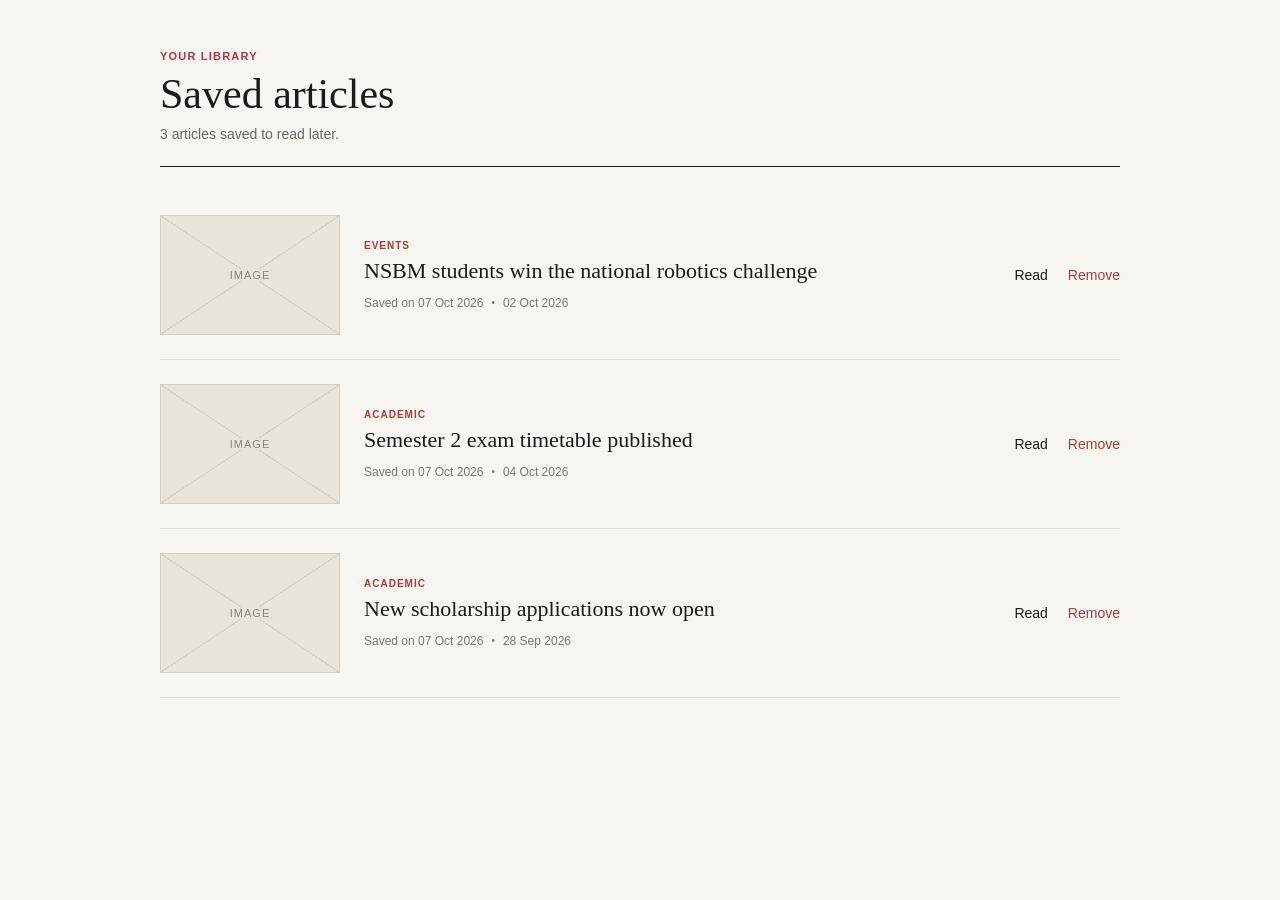
<file: articles.html>
<!DOCTYPE html>
<html lang="en">
<head>
    <meta charset="UTF-8">
    <meta name="viewport" content="width=device-width, initial-scale=1.0">
    <title>Saved Articles</title>
    <link rel="stylesheet" href="articlesstyle.css">
</head>
<body>
    <div class="container">
        <!--Header Section-->
        <header class="library-header">
            <span class="library">YOUR LIBRARY</span>
            <h1>Saved articles</h1>
            <p class="subtitle">3 articles saved to read later.</p>
        </header>
        <!--Articles List-->
        <main class="article-list">
            
            <!--Article Item 1-->
            <article class="article-card">
                <div class="image-placeholder">
                    <span>IMAGE</span>
                </div>
                <div class="article-content">
                    <span class="category">EVENTS</span>
                    <h2>NSBM students win the national robotics challenge</h2>
                    <div class="article-meta">
                        <span>Saved on 07 Oct 2026</span>
                        <span class="dot">&bull;</span>
                        <span>02 Oct 2026</span>
                    </div>
                </div>
                <div class="article-actions">
                    <a href="#" class="btn-read">Read</a>
                    <a href="#" class="btn-remove">Remove</a>
                </div>
            </article>
            <!--Article Item 2-->
            <article class="article-card">
                <div class="image-placeholder">
                    <span>IMAGE</span>
                </div>
                <div class="article-content">
                    <span class="category">ACADEMIC</span>
                    <h2>Semester 2 exam timetable published</h2>
                    <div class="article-meta">
                        <span>Saved on 07 Oct 2026</span>
                        <span class="dot">&bull;</span>
                        <span>04 Oct 2026</span>
                    </div>
                </div>
                <div class="article-actions">
                    <a href="#" class="btn-read">Read</a>
                    <a href="#" class="btn-remove">Remove</a>
                </div>
            </article>
            <!--Article Item 3-->
            <article class="article-card">
                <div class="image-placeholder">
                    <span>IMAGE</span>
                </div>
                <div class="article-content">
                    <span class="category">ACADEMIC</span>
                    <h2>New scholarship applications now open</h2>
                    <div class="article-meta">
                        <span>Saved on 07 Oct 2026</span>
                        <span class="dot">&bull;</span>
                        <span>28 Sep 2026</span>
                    </div>
                </div>
                <div class="article-actions">
                    <a href="#" class="btn-read">Read</a>
                    <a href="#" class="btn-remove">Remove</a>
                </div>
            </article>
        </main>
    </div>
</body>
</html>
</file>
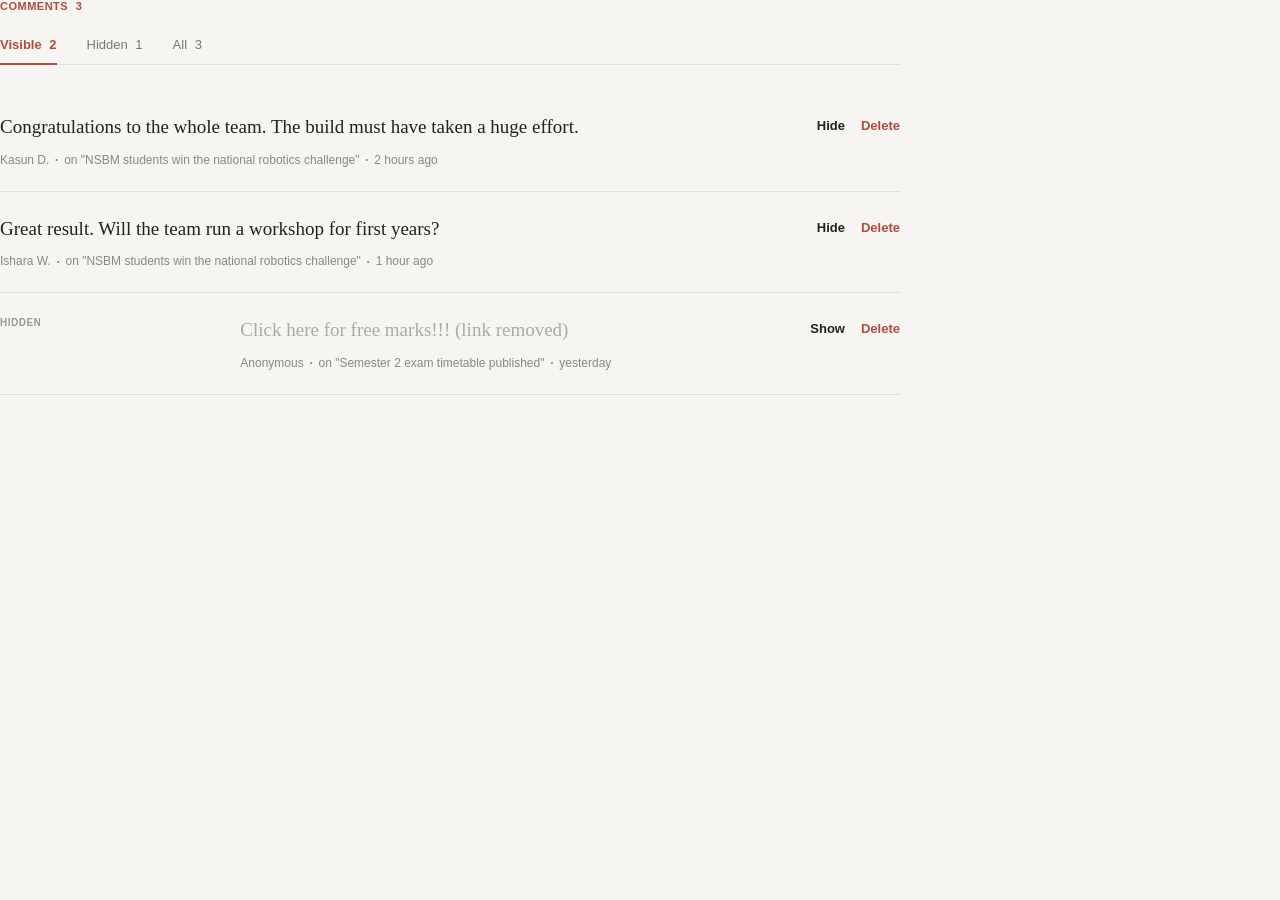
<file: comments1.html>
<!DOCTYPE html>
<html lang="en">
<head>
    <meta charset="UTF-8">
    <meta name="viewport" content="width=device-width, initial-scale=1.0">
    <title>Comments</title>
    <link rel="stylesheet" href="comments1.css">
</head>
<body>
    <div class="container_1">
        <!--Header Section-->
        <header class="header">
            <div class="header-top">
                <span class="title">COMMENTS <span class="count">3</span></span>
            </div>
            <nav class="tabs">
                <button class="tab active">Visible <span>2</span></button>
                <button class="tab">Hidden <span>1</span></button>
                <button class="tab">All <span>3</span></button>
            </nav>
        </header>
        <!--Comments List-->
        <div class="comments-list">
            <div class="comment-item">
                <div class="comment-content">
                    <p class="comment-text">Congratulations to the whole team. The build must have taken a huge effort.</p>
                    <div class="comment-meta">
                        <span class="author">Kasun D.</span>
                        <span class="dot">•</span>
                        <span class="article">on "NSBM students win the national robotics challenge"</span>
                        <span class="dot">•</span>
                        <span class="time">2 hours ago</span>
                    </div>
                </div>
                <div class="comment-actions">
                    <button class="action-btn">Hide</button>
                    <button class="action-btn delete">Delete</button>
                </div>
            </div>
            <div class="comment-item">
                <div class="comment-content">
                    <p class="comment-text">Great result. Will the team run a workshop for first years?</p>
                    <div class="comment-meta">
                        <span class="author">Ishara W.</span>
                        <span class="dot">•</span>
                        <span class="article">on "NSBM students win the national robotics challenge"</span>
                        <span class="dot">•</span>
                        <span class="time">1 hour ago</span>
                    </div>
                </div>
                <div class="comment-actions">
                    <button class="action-btn">Hide</button>
                    <button class="action-btn delete">Delete</button>
                </div>
            </div>
            <!-- Comment 3 (Hidden) -->
            <div class="comment-item hidden-comment">
                <div class="badge">HIDDEN</div>
                <div class="comment-content">
                    <p class="comment-text muted">Click here for free marks!!! (link removed)</p>
                    <div class="comment-meta">
                        <span class="author">Anonymous</span>
                        <span class="dot">•</span>
                        <span class="article">on "Semester 2 exam timetable published"</span>
                        <span class="dot">•</span>
                        <span class="time">yesterday</span>
                    </div>
                </div>
                <div class="comment-actions">
                    <button class="action-btn">Show</button>
                    <button class="action-btn delete">Delete</button>
                </div>
            </div>
        </div>
    </div>
</body>
</html>
</file>
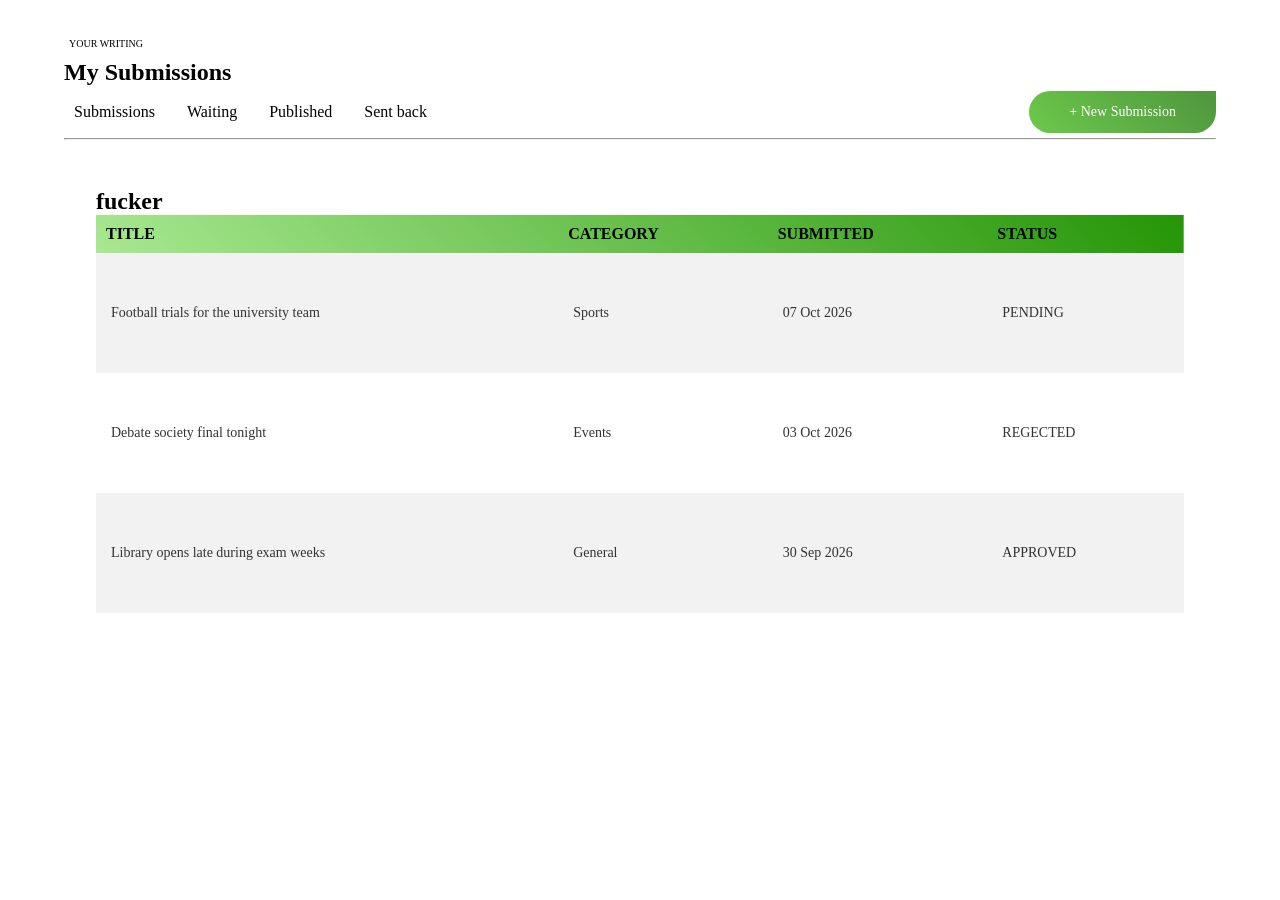
<file: submition.html>
<html>
    <head>
        <link rel="stylesheet" href="sumbmition.css">
        <title>My Submissions</title>
    </head>
    <body>
        
        
        <div class="hero">
            <br>
            <p id="p1"> YOUR WRITING</p>
            <h2>My Submissions</h2>
            <nav>

                    <ul>
                    <li>Submissions &nbsp;      </li>
                    <li>Waiting &nbsp;     </li>
                    <li>Published &nbsp;     </li>
                    <li>Sent back&nbsp;</li>

                    </ul>
                    <div>
                    <a href="#" class="btn" >+ New Submission</a>
                    </div>
                    
            </nav> 
            <hr>
             <main>
            <div class="data">
                <h2>fucker</h2>
                <div class="table--contener">
                    <table>
                        <thead>
                            <tr>
                                <th>TITLE</th>
                                <th>CATEGORY</th>
                                <th>SUBMITTED</th>
                                <th>STATUS</th>
                            </tr>
                            <tbody>
                                <tr>
                                    <td>
                                        Football trials for the university team
                                    </td>
                                    <td>
                                        Sports
                                    </td>
                                    <td>
                                        07 Oct 2026
                                    </td>
                                    <td>
                                        PENDING
                                    </td>
                                </tr>
                                <tr>
                                    
                                    <td>Debate society final tonight</td>
                                    <td>Events</td>
                                    <td>03 Oct 2026</td>
                                    <td>REGECTED</td>
                                </tr>
                                <tr>
                                    <td>Library opens late during exam weeks</td>
                                    <td>General</td>
                                    <td>30 Sep 2026</td>
                                    <td>APPROVED</td>
                                </tr>
                            </tbody>
                            
                        </thead>
                    </table>
                </div>

            </div>
            

        </main>
        <footer>

        </footer>
        </div>

            
        
        
     

       
    </body>
</html>
</file>
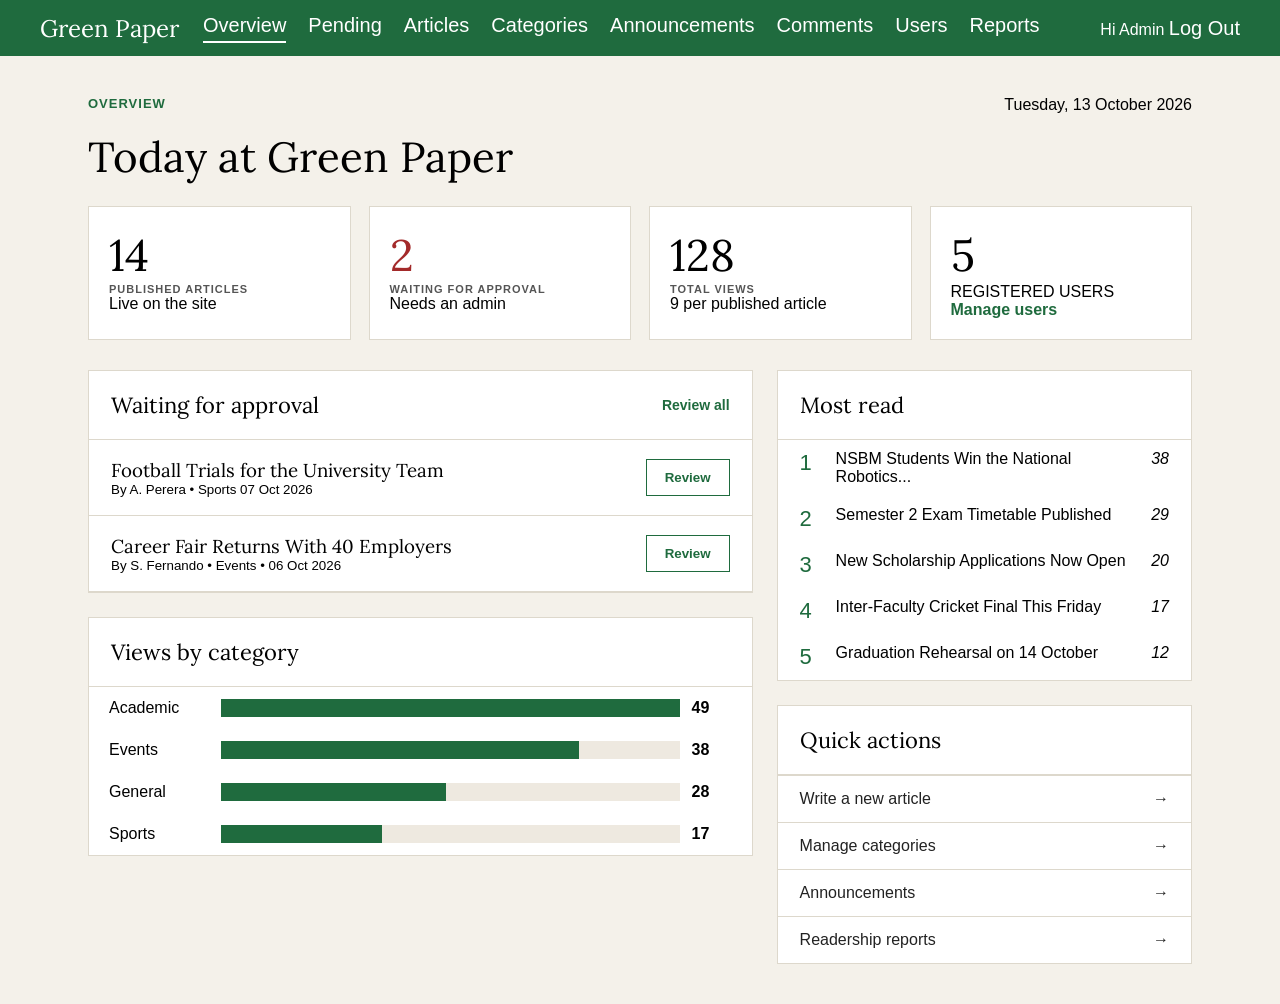
<file: today.html>
<html>
    <head>
        <meta charset="UTF-8">
        <meta name="viewport" content="width=device-width, initial-scale=1">
        <title>Green Paper Admin</title>
        <link href="https://fonts.googleapis.com/css2?family=Lora&display=swap" rel="stylesheet">
        <style>
            :root{
                --green:#1f6b3e;
                --bg:#f4f1ea;
                --card:#fff;
                --line:#ddd8cc;
                --red:#a32a2a;
            }
            *{
                box-sizing: border-box;
                margin: 0;
                padding: 0;
            
            }
            body{
                background: var(--bg);
                font-family: Arial;

            }
            h1,h2,h3{
                font-family: 'Lora',serif;
                font-weight: 400;
            }
            .topbar{
                background: var(--green);
                color: #fff;
                display: flex;
                align-items: center;
                gap: 24px;
                padding: 0 40px;
                height: 56px;
            }
            .topbar nav{
                display: flex;
                gap: 22px ;
            }
            .topbar a{
                color: #fff;
                text-decoration: none;
                font-size: 20px;
            }
            .topbar a.active{
                border-bottom: 2px solid #fff;
                padding-bottom: 4px;
            }
            .user{
                margin-left: auto;
            }
            .container{
                max-width: 1152px;
                margin: 0 auto;
                padding: 40px 24px;
            }
            .eyebrow{
                color: var(--green);
                font-size: 13px;
                font-weight: bold;
                letter-spacing: 1px;
            }
            .eyebrow-row{
                display: flex;
                justify-content: space-between;
            }
            h1{
                font-size: 42px;
                margin: 16px 0 22px;
            }
            .stats{
                display: grid;
                grid-template-columns: repeat(4,1fr);
                gap: 18px;
                margin-bottom: 30px;
            }
            .stat{
                background: var(--card);
                border: 1px solid var(--line);
                padding: 20px;
            }
            .num{
                font-family: 'Lora',serif;
                font-size: 44px;
            }
            .label{
                font-size: 11px;
                letter-spacing: 1px;
                color: #555;
                font-weight: bold;
            }
            .card-head h2{
                font-size: 22px;
            }
            .card-head a{
                color: var(--green);
                font-weight: bold;
                font-size: 14px;
                text-decoration: none;
            }
            .layout{
                display: grid;
                grid-template-columns: 1.6fr 1fr;
                gap: 24px;
                align-items: start;
            }
            .col-left,.col-right{
                display: flex;
                flex-direction: column;
                gap: 24px;
            }
            .card{
                background: var(--card);
                border: 1px solid var(--line);


            }
            .card-head{
                display: flex;
                justify-content: space-between;
                align-items: center;
                padding: 20px 22px;
                border-bottom: 1px solid var(--line);
            }
            .row{
                border-bottom: 1px solid var(--line);
                display: flex;
                justify-content: space-between;
                align-items: center;
                padding: 18px 22px;
                
            }
            .btn{
                cursor: pointer;
                border: 1px solid var(--green);
                color: var(--green);
                background: #fff;
                padding: 10px 18px;
                font-weight: bold;

            }
            .bar-row{
                display: grid;
                grid-template-columns:100px 1fr 40px;
                gap: 12px;
                padding: 12px 20px;
            }
            .track{
                background: #eee9e0;
                height: 18px;

            }
            .fill{
                background: var(--green);
                height: 100%;
            }
            .read{
                list-style: none;

            }
            .read li{
                display: grid;
                grid-template-columns: 36px 1fr auto;
                padding: 10px 22px;
            }
            .rank{
                color: var(--green);
                font-size: 22px;
            }
            .action{
                list-style: none;
            }
            .action a{
                display: flex;
                justify-content: space-between;
                padding: 14px 22px;
                border-top: 1px solid var(--line);
                text-decoration: none;
                color: #222;
            }
            .num.warn{
                color: var(--red);
            }
            .stat a{
                color: var(--green);
                font-weight: bold;
                text-decoration: none;
            }
            .btn:hover{
                background: var(--green);
                color: #fff;
            }
            @media(max-width:900px){
                .stats{
                    grid-template-columns: repeat(2,1fr);
                }
                .layout{
                    grid-template-columns: 1fr;

                }
            }

        </style>

    </head>
    <body>
        <header class="topbar">
            <h2 class="logo">Green Paper</h2>
            <nav>
                <a class="active" href="#">Overview</a>
                <a  href="#">Pending</a>
                <a  href="#">Articles</a>
                <a  href="#">Categories</a>
                <a  href="#">Announcements</a>
                <a  href="#">Comments</a>
                <a  href="#">Users</a>
                <a  href="#">Reports</a>
            </nav>
            <div class="user">Hi Admin <a href="#">Log Out</a></div>
        </header>
        <main class="container">
            <div class="eyebrow-row">
                <span class="eyebrow">OVERVIEW</span>
                <span class="date">Tuesday, 13 October 2026</span>
            </div>
            <h1>Today at Green Paper</h1>

            <section class="stats">
                <div class="stat">
                    <div class="num">14</div>
                    <div class="label">PUBLISHED ARTICLES</div>
                    <p>Live on the site</p>
                </div>
                <div class="stat">
                    <div class="num warn">2</div>
                    <div class="label">WAITING FOR APPROVAL</div>
                    <p>Needs an admin</p>
                </div>
                <div class="stat">
                    <div class="num">128</div>
                    <div class="label">TOTAL VIEWS</div>
                    <p>9 per published article</p>
                </div>
                <div class="stat">
                    <div class="num">5</div>
                    <div class="lable">REGISTERED USERS</div>
                    <p><a href="#">Manage users</a></p>
                </div>

                

            </section>
            <div class="layout">
                <div class="col-left">
                    <section class="card">
                        <div class="card-head"><h2>Waiting for approval</h2><a href="#">Review all</a></div>
                        
                       
                        <div class="row">
                            <div><h3>Football Trials for the University Team</h3>
                                <small>By A. Perera • Sports 07 Oct 2026</small>
                            </div>
                            <button class="btn">Review</button>

                        </div>
                        <div class="row">
                            <div><h3>Career Fair Returns With 40 Employers</h3>
                                <small>By S. Fernando • Events • 06 Oct 2026</small>
                            </div>
                            <button class="btn">Review</button>

                        </div>
                    </section>

                    <section class="card">
                        <div class="card-head"><h2>Views by category</h2></div>
                        <div class="bar-row">
                            <span>Academic</span>
                            <div class="track"><div class="fill" style="width: 100%;"></div></div>
                            <b>49</b>
                        </div>
                        <div class="bar-row">
                            <span>Events</span>
                            <div class="track"><div class="fill" style="width: 78%;"></div></div>
                            <b>38</b>
                        </div>
                        <div class="bar-row">
                            <span>General</span>
                            <div class="track"><div class="fill" style="width: 49%;"></div></div>
                            <b>28</b>
                        </div>
                        <div class="bar-row">
                            <span>Sports</span>
                            <div class="track"><div class="fill" style="width: 35%;"></div></div>
                            <b>17</b>
                        </div>
                    </section>
                    
                </div>


                <div class="col-right"><section class="card">
                        <div class="card-head"><h2>Most read</h2></div>
                        <ol class="read">
                            <li><span class="rank">1</span><span>NSBM Students Win the National Robotics...</span><em>38</em></li>
                            <li><span class="rank">2</span><span>Semester 2 Exam Timetable Published</span><em>29</em></li>
                            <li><span class="rank">3</span><span>New Scholarship Applications Now Open</span><em>20</em></li>
                            <li><span class="rank">4</span><span>Inter-Faculty Cricket Final This Friday</span><em>17</em></li>
                            <li><span class="rank">5</span><span>Graduation Rehearsal on 14 October</span><em>12</em></li>

                        </ol>
                    </section>
                    <section class="card">
                        <div class="card-head"><h2>Quick actions</h2></div>
                        <ul class="action">
                            <li><a href="#">Write a new article<span>→</span></a></li>
                            <li><a href="#">Manage categories<span>→</span></a></li>
                            <li><a href="#">Announcements<span>→</span></a></li>
                            <li><a href="#">Readership reports<span>→</span></a></li>


                        </ul>
                    </section></div>

            </div>
        

        </main>
        
    </body>
</html>
</file>
<file: articlesstyle.css>
* {
    box-sizing: border-box;
    margin: 0;
    padding: 0;
}
body {
    background-color: #f7f5ef; /* Warm off-white background */
    color: #2c2c2c;
    font-family: -apple-system, BlinkMacSystemFont, "Segoe UI", Roboto, Helvetica, Arial, sans-serif;
    padding: 50px 20px;
    display: flex;
    justify-content: center;
}

.container {
    width: 100%;
    max-width: 960px;
}
/* Header Styles */
.library-header {
    margin-bottom: 24px;
    border-bottom: 1px solid #1a1a1a;
    padding-bottom: 24px;
}

.library {
    font-size: 11px;
    font-weight: 700;
    letter-spacing: 1.2px;
    color: #b33939; /* Muted red accent */
    text-transform: uppercase;
    display: block;
    margin-bottom: 8px;
}

.library-header h1 {
    font-family: Georgia, serif;
    font-size: 42px;
    font-weight: normal;
    color: #1a1a1a;
    margin-bottom: 8px;
}

.subtitle {
    font-size: 14px;
    color: #666;
}
/* Article List & Cards */
.article-list {
    display: flex;
    flex-direction: column;
}

.article-card {
    display: flex;
    align-items: center;
    padding: 24px 0;
    border-bottom: 1px solid #e2ded4;
    gap: 24px;
}
/* Image Placeholder Box with Diagonal Cross Lines */
.image-placeholder {
    width: 180px;
    height: 120px;
    background-color: #e8e4db;
    border: 1px solid #d4cfc4;
    display: flex;
    align-items: center;
    justify-content: center;
    flex-shrink: 0;
    position: relative;
    color: #8c8577;
    font-size: 11px;
    letter-spacing: 1px;
    background-image: 
        linear-gradient(to top right, transparent calc(50% - 0.5px), #d4cfc4 calc(50% - 0.5px), #d4cfc4 calc(50% + 0.5px), transparent calc(50% + 0.5px)),
        linear-gradient(to bottom right, transparent calc(50% - 0.5px), #d4cfc4 calc(50% - 0.5px), #d4cfc4 calc(50% + 0.5px), transparent calc(50% + 0.5px));
}

.image-placeholder span {
    z-index: 1;
    background-color: #e8e4db;
    padding: 0 6px;
}
/* Content Area */
.article-content {
    flex-grow: 1;
}

.category {
    font-size: 10px;
    font-weight: 700;
    letter-spacing: 1px;
    color: #b33939;
    text-transform: uppercase;
    display: block;
    margin-bottom: 6px;
}

.article-content h2 {
    font-family: Georgia, serif;
    font-size: 22px;
    font-weight: normal;
    color: #1a1a1a;
    margin-bottom: 10px;
    line-height: 1.3;
}

.article-meta {
    font-size: 12px;
    color: #777;
    display: flex;
    align-items: center;
    gap: 8px;
}

.dot {
    font-size: 10px;
}
/* Action Links (Read / Remove) */
.article-actions {
    display: flex;
    gap: 20px;
    font-size: 14px;
    font-weight: 500;
    flex-shrink: 0;
}

.btn-read {
    color: #1a1a1a;
    text-decoration: none;
}

.btn-read:hover {
    text-decoration: underline;
}

.btn-remove {
    color: #b33939;
    text-decoration: none;
}

.btn-remove:hover {
    text-decoration: underline;
}
</file>
<file: comments1.css>
/* Base Styles */
* {
  margin: 0;
  padding: 0;
  box-sizing: border-box;
}


body {
   background-color: #f6f5f1;
    font-family: -apple-system, BlinkMacSystemFont, "Segoe UI",
                 Roboto, Helvetica, Arial, sans-serif;
    color: #333;

    margin: 0;
    padding: 0;

    display: flex;
    flex-direction: column;
    min-height: 100vh;
}
.container_1 {
  width: 100%;
  max-width: 900px;
}
/* Header & Navigation */
.header {
  margin-bottom: 25px;
}
.header-top {
  display: flex;
  justify-content: space-between;
  align-items: center;
  font-size: 11px;
  color: #888;
  letter-spacing: 0.5px;
  margin-bottom: 25px;
}

.title {
  color: #b04b40;
  font-weight: 600;
}

.title .count {
  margin-left: 4px;
}
.tabs {
  display: flex;
  gap: 30px;
  border-bottom: 1px solid #e2e0d8;
  padding-bottom: 12px;
}

.tab {
  background: none;
  border: none;
  font-size: 13px;
  color: #777;
  cursor: pointer;
  padding: 0;
  position: relative;
}

.tab.active {
  color: #b04b40;
  font-weight: 600;
}

.tab.active::after {
  content: "";
  position: absolute;
  bottom: -13px;
  left: 0;
  width: 100%;
  height: 2px;
  background-color: #b04b40;
}

.tab span {
  margin-left: 4px;
}
/* Comment Item */
.comment-item {
  display: flex;
  justify-content: space-between;
  align-items: flex-start;
  padding: 24px 0;
  border-bottom: 1px solid #e2e0d8;
  position: relative;
}

.comment-content {
  max-width: 80%;
}

.comment-text {
  font-family: Georgia, 'Times New Roman', Times, serif;
  font-size: 19px;
  line-height: 1.4;
  color: #222;
  margin-bottom: 12px;
}

.comment-text.muted {
  color: #aaa;
}

.comment-meta {
  font-size: 12px;
  color: #888;
  display: flex;
  gap: 6px;
  align-items: center;
}

.comment-meta .dot {
  font-size: 8px;
}
/* Hidden Badge */
.badge {
  font-size: 10px;
  font-weight: 700;
  color: #999;
  letter-spacing: 0.5px;
  margin-bottom: 6px;
}

/* Actions (Hide / Delete / Show buttons) */
.comment-actions {
  display: flex;
  gap: 16px;
  padding-top: 4px;
}

.action-btn {
  background: none;
  border: none;
  font-size: 13px;
  font-weight: 600;
  color: #222;
  cursor: pointer;
}

.action-btn.delete {
  color: #b04b40;
}

.action-btn:hover {
  text-decoration: underline;
}
</file>
<file: sumbmition.css>
*{
    margin: 0;
    padding: 0;
    box-sizing: border-box;
    
}
.hero{
    width: 100%;
    min-height: 100vh;
    padding: 10px 5%;
    overflow: hidden;
    
}
nav{
    padding: 5px 0;
    display: flex;
    align-items: center;
    justify-content: space-between;
}
nav ul li{
    display: inline-block;
    list-style: none;
    margin: 0px 10px;

}
.btn{
    display: inline-block;
    text-decoration: none;
    padding: 13px 40px;
    color: #fff;
    background-image: linear-gradient(45deg,#6cca4a,#4f953e);
    font-size: 14px;
    border-radius: 30px;
    border-top-right-radius: 0;
    transition: 0.5s;

}
#hr{
    color: black;
}

.btn:hover{
    background-image: linear-gradient(45deg,#a8e891,#259506);
    
    border-top-right-radius: 30px;

}

#p1{
    font-size: 10px;
    padding: 10px 5px;
}
button{
     display: inline-block;
    text-decoration: none;
    padding: 13px 40px;
    color: #fff;
    background-image: linear-gradient(45deg,#6cca4a,#4f953e);
    font-size: 14px;
    border-radius: 30px;
    border-top-right-radius: 0;

   
    
    
}
button:hover{
    background-color: aliceblue;
}
.button{
    display: flex;
    justify-content: space-between;
    align-items: flex-start;
    margin-bottom: 40px;
    gap: 16px;
    
}

/* data */

.data{
    background: #fff;
    margin-top: 1rem;
    border-radius: 10px;
    padding: 2rem;
}
.table--contener{
    width: 100%;

}
table{
    width: 100%;
    border-collapse: collapse;
}
thead{
    background: linear-gradient(45deg,#a8e891,#259506);
}
th{
    padding: 10px;
    text-align: left;

}
tbody{
    background: #f2f2f2;
}
td{
    padding: 15px;
    font-size: 14px;
    color: #333;
    height: 120px;
}
tr:nth-child(even){
    background: #fff;
     
}
tfoot{
    background: rgba(113, 99 , 186, 225);
    font-weight: bold;
    color: #fff;
}
tfoot td{
    padding: 15px;
}
.table--contener button{
    color: greenyellow;
    border: none;
    cursor: pointer;

}
</file>
